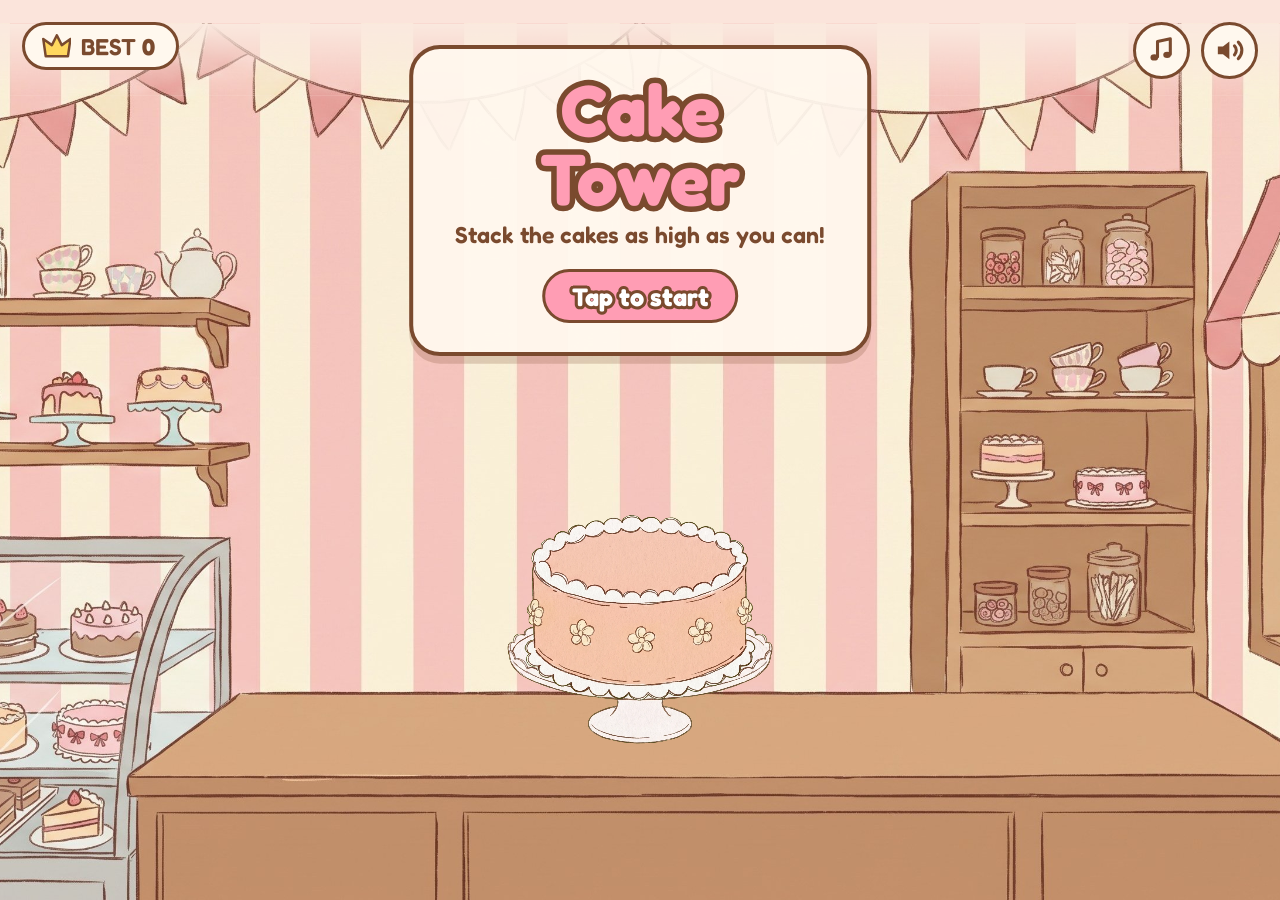
<file: index.html>
<!doctype html>
<html lang="en">
<head>
<meta charset="utf-8">
<meta name="viewport" content="width=device-width, initial-scale=1, maximum-scale=1, user-scalable=no, viewport-fit=cover">
<title>Cake Tower</title>
<link rel="icon" href="data:image/svg+xml,<svg xmlns='http://www.w3.org/2000/svg' viewBox='0 0 100 100'><text y='.9em' font-size='90'>🍰</text></svg>">
<link rel="stylesheet" href="assets/fonts/fredoka.css">
<style>
  :root { --ink: #7a4a2e; --cream: #fff8ee; --pink: #ff9db4; }
  html { font-size: clamp(12px, min(3.2vw, 3.2vh), 22px); }
  html, body { margin: 0; height: 100%; overflow: hidden; background: #fbe9df; touch-action: none;
    user-select: none; -webkit-user-select: none; -webkit-tap-highlight-color: transparent; }
  [hidden] { display: none !important; }
  #game { position: fixed; inset: 0; }
  #photoback { position: fixed; inset: 0; pointer-events: none;   /* the shop's wallpaper, softer, around the game-over photo */
    background: repeating-linear-gradient(90deg, #f8d9d3 0 2.1rem, #fdf2e8 2.1rem 4.2rem); }
  #photoframe { position: fixed; pointer-events: none; box-sizing: content-box; border: .55rem solid #fff8ee; border-radius: 1rem;
    transform: translate(-.55rem, -.55rem); box-shadow: 0 0 0 .14rem var(--ink), 0 .5rem 1.1rem rgba(122, 74, 46, .3); }
  #photoframe::before { content: ""; position: absolute; left: 50%; top: -1.35rem; width: 5.4rem; height: 1.6rem; border-radius: .2rem;
    transform: translateX(-50%) rotate(-3deg); background: rgba(255, 157, 180, .82)
    repeating-linear-gradient(45deg, rgba(255, 255, 255, .32) 0 .35rem, transparent .35rem .7rem); }
  #hud { position: fixed; inset: 0; pointer-events: none; font-family: "Fredoka", sans-serif; color: var(--ink); }
  .stroke { color: #fff; paint-order: stroke fill; -webkit-text-stroke: var(--sw) var(--ink); }

  #best { position: absolute; left: 1rem; top: calc(1rem + env(safe-area-inset-top)); display: flex; align-items: center; gap: .45rem;
    padding: .35rem .95rem .35rem .75rem; background: var(--cream); border: .18rem solid var(--ink); border-radius: 999px; font-size: 1.05rem; font-weight: 600; }
  #best svg { width: 1.35rem; fill: #ffd75e; stroke: var(--ink); stroke-width: 2; stroke-linejoin: round; }
  #score { position: absolute; left: 0; right: 0; top: calc(.1rem + env(safe-area-inset-top)); text-align: center; font-size: 3.8rem; font-weight: 700; --sw: .55rem; }
  #controls { position: absolute; right: 1rem; top: calc(1rem + env(safe-area-inset-top)); display: flex; gap: .5rem; }
  .round { position: relative; width: 2.6rem; height: 2.6rem; padding: 0; pointer-events: auto; cursor: pointer;
    background: var(--cream); border: .18rem solid var(--ink); border-radius: 50%; }
  .round svg { position: absolute; left: 20%; top: 20%; width: 60%; height: 60%; fill: none; stroke: var(--ink); stroke-width: 2.4; stroke-linecap: round; stroke-linejoin: round; }
  .round svg .fill { fill: var(--ink); stroke: none; }
  .round.off svg { opacity: .35; }
  .round.off::after { content: ""; position: absolute; left: 16%; right: 16%; top: calc(50% - .09rem); height: .18rem; border-radius: .1rem; background: var(--ink); transform: rotate(-45deg); }
  #pause i { position: absolute; top: 28%; width: 16%; height: 44%; border-radius: .15rem; background: var(--ink); }
  #pause i:first-child { left: 29%; } #pause i:last-child { left: 55%; }

  .card { position: absolute; left: 50%; top: 18%; transform: translateX(-50%); min-width: 12rem; padding: 1.2rem 1.9rem 1.3rem; text-align: center;
    background: rgba(255, 248, 238, .94); border: .2rem solid var(--ink); border-radius: 1.4rem; box-shadow: 0 .35rem 0 rgba(122, 74, 46, .22); }
  @media (orientation: landscape) { .card { top: 5%; } }
  .card h1 { margin: 0 0 .35rem; font-size: 3.3rem; line-height: .95; font-weight: 700; color: var(--pink); --sw: .5rem; }
  .card h2 { margin: 0 0 .3rem; font-size: 2.4rem; font-weight: 700; color: var(--pink); --sw: .4rem; }
  .card p { margin: .2rem 0; font-size: 1.05rem; font-weight: 600; }
  .card .big { font-size: 1.5rem; }
  .cta { display: inline-block; margin-top: .75rem; padding: .4rem 1.2rem; background: var(--pink); border: .18rem solid var(--ink); border-radius: 999px;
    font-size: 1.15rem; font-weight: 700; --sw: .28rem; animation: bob 1.2s ease-in-out infinite; }
  @keyframes bob { 50% { transform: translateY(-.25rem); } }
  .cta.loading { animation: none; background: #f3c9d2; }

  #over { top: calc(4.2rem + env(safe-area-inset-top)); }
  @media (orientation: landscape) { #over { left: auto; right: 4%; top: 50%; transform: translateY(-50%); } }
  .chip { display: block; margin: .7rem auto 0; padding: .4rem 1.1rem; font: 600 1.05rem "Fredoka", sans-serif; color: var(--ink);
    background: #fff; border: .16rem solid var(--ink); border-radius: 999px; pointer-events: auto; cursor: pointer; }
  .chip:disabled { opacity: .7; cursor: default; }

  .banner { position: absolute; left: 50%; top: 26%; transform: translate(-50%, -50%); white-space: nowrap; text-align: center;
    font-size: 3.1rem; font-weight: 700; line-height: 1; color: var(--pink); --sw: .55rem; animation: banner 2.4s ease-out forwards; }
  .banner small { display: block; margin-bottom: .2rem; font-size: .42em; color: #fff; }
  @keyframes banner { 0% { opacity: 0; scale: .4; } 12% { opacity: 1; scale: 1.12; } 20% { scale: 1; } 80% { opacity: 1; margin-top: 0; } 100% { opacity: 0; margin-top: -1.5rem; } }
  .pop { position: absolute; transform: translate(-50%, -100%); white-space: nowrap; font-size: 1.7rem; font-weight: 700; --sw: .38rem; animation: pop .9s ease-out forwards; }
  @keyframes pop { 0% { opacity: 0; margin-top: .6rem; scale: .6; } 20% { opacity: 1; scale: 1.08; } 100% { opacity: 0; margin-top: -2.4rem; scale: 1; } }
</style>
</head>
<body>
<div id="game"></div>
<div id="photoback" hidden></div>
<div id="photoframe" hidden></div>
<div id="hud">
  <div id="best"><svg viewBox="0 0 24 20"><path d="M3 18 L1 4 L8 9 L12 1 L16 9 L23 4 L21 18 Z"/></svg><span>BEST <b id="best-n">0</b></span></div>
  <div id="score" class="stroke" hidden>0</div>
  <div id="controls">
    <button id="music" class="round" aria-label="Music"><svg viewBox="0 0 24 24"><path d="M9 17V5l10-2v12"/><ellipse class="fill" cx="6.5" cy="17.5" rx="3" ry="2.5"/><ellipse class="fill" cx="16.5" cy="15.5" rx="3" ry="2.5"/></svg></button>
    <button id="sound" class="round" aria-label="Sound"><svg viewBox="0 0 24 24"><path class="fill" d="M3 9h4l5-4v14l-5-4H3z"/><path d="M16 8.5a5 5 0 0 1 0 7M19 5.5a9 9 0 0 1 0 13"/></svg></button>
    <button id="pause" class="round" aria-label="Pause" hidden><i></i><i></i></button>
  </div>
  <section id="title" class="card">
    <h1 class="stroke">Cake<br>Tower</h1>
    <p>Stack the cakes as high as you can!</p>
    <div id="start-cta" class="cta stroke loading">Loading…</div>
  </section>
  <section id="over" class="card" hidden>
    <h2 class="stroke">Oops!</h2>
    <p class="big"><b id="over-n">0 cakes</b> tall</p>
    <p id="over-best">Best 0</p>
    <button id="photo" class="chip" type="button">Save photo</button>
    <div class="cta stroke">Tap to play again</div>
  </section>
  <section id="paused" class="card" hidden>
    <h2 class="stroke">Paused</h2>
    <div class="cta stroke">Tap to continue</div>
  </section>
</div>
<script src="lib/phaser.min.js"></script>
<script src="src/audio.js"></script>
<script src="src/game.js"></script>
</body>
</html>
</file>
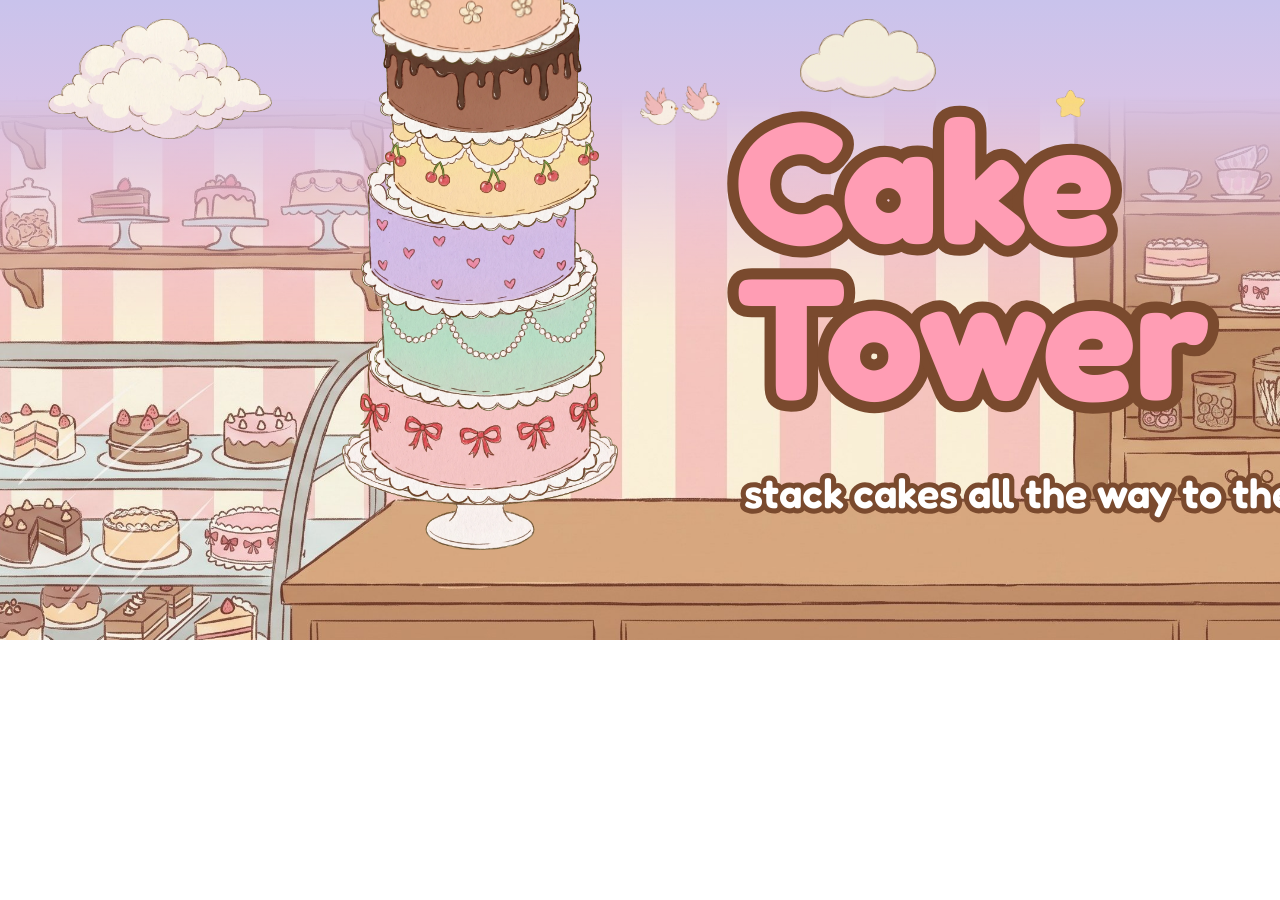
<file: tools/cover.html>
<!doctype html>
<html lang="en">
<head>
<meta charset="utf-8">
<title>Cake Tower cover</title>
<link rel="stylesheet" href="../assets/fonts/fredoka.css">
<style>
  :root { --ink: #7a4a2e; --pink: #ff9db4; }
  html, body { margin: 0; overflow: hidden; }
  #c { position: relative; overflow: hidden; font-family: "Fredoka", sans-serif;
    background: linear-gradient(180deg, #c9c3ec 0%, #ecc5e0 38%, #fad6cf 70%, #fbe9df 100%); }
  #c img { position: absolute; display: block; }
  .shop { left: 50%; transform: translateX(-50%); }
  .fade { position: absolute; left: 0; right: 0; }
  h1 { position: absolute; margin: 0; line-height: .9; font-weight: 700; color: var(--pink);
    paint-order: stroke fill; -webkit-text-stroke: var(--sw) var(--ink); text-shadow: 0 .06em 0 rgba(122, 74, 46, .25); }
  p { position: absolute; margin: 0; font-weight: 600; color: #fff; paint-order: stroke fill; -webkit-text-stroke: var(--sw2) var(--ink); }
</style>
</head>
<body>
<div id="c"></div>
<script>
// ?w=1600&h=640&layout=banner|cover
const q = new URLSearchParams(location.search);
const W = +q.get("w") || 1600, H = +q.get("h") || 640, cover = q.get("layout") === "cover", embed = q.get("layout") === "embed";
const c = document.getElementById("c");
Object.assign(c.style, { width: W + "px", height: H + "px" });
const A = "../assets/";
const add = (src, css) => { const i = new Image(); i.src = A + src; Object.assign(i.style, css); c.appendChild(i); return i; };

// the shop, as wide as the picture, its top fading into the sky
const shopW = W * (cover ? 1.06 : 1.02), shopH = shopW * 1536 / 2752;
const counterY = H * (cover ? 0.9 : 0.86), shopTop = counterY - shopH * 0.8;
const fadeFrom = cover ? 12 : 30, fadeTo = cover ? 42 : 56;   // % of the picture height
const shop = add("bg-landscape.jpg", { left: `${(W - shopW) / 2}px`, top: `${shopTop}px`, width: `${shopW}px`, height: `${shopH}px` });
shop.style.maskImage = shop.style.webkitMaskImage = `linear-gradient(to bottom, transparent ${fadeFrom}%, #000 ${fadeTo}%)`;

// sky decor
const deco = cover   // [sprite, x, y, width] as fractions of the canvas; all of it in the sky above the shop
  ? [["sky-cloud-big.webp", 0.6, 0.03, 0.24], ["sky-balloon.webp", 0.88, 0.02, 0.08], ["sky-star.webp", 0.13, 0.05, 0.05], ["sky-star.webp", 0.52, 0.2, 0.03]]
  : [["sky-cloud-big.webp", 0.03, 0.03, 0.14], ["sky-cloud-small.webp", 0.5, 0.03, 0.085], ["sky-balloon.webp", 0.925, 0.03, 0.045],
     ["sky-star.webp", 0.3, 0.06, 0.022], ["sky-star.webp", 0.66, 0.14, 0.018], ["sky-birds.webp", 0.4, 0.13, 0.05]];
for (const [src, x, y, w] of deco) add(src, { left: `${x * W}px`, top: `${y * H}px`, width: `${w * W}px` });

// a stand on the counter and a leaning, wobbly tower of cakes
const tierW = cover ? W * 0.3 : W * 0.15, tierH = tierW * 644 / 800;
const cx = embed ? W * 0.17 : W * 0.3;
const standW = tierW * 1.15, standH = standW * 465 / 919;
add("stand.webp", { left: `${cx - standW / 2}px`, top: `${counterY - standH}px`, width: `${standW}px`, zIndex: 1 });
let rim = counterY - standH + 0.28 * standH;                  // where the next tier's bottom rim sits
const flavors = ["pink", "mint", "lavender", "yellow", "chocolate", "peach", "blue", "vanilla", "pink", "mint", "lavender"];
const offsets = [0, 0.04, -0.03, 0.05, 0.01, -0.04, 0.03, -0.02, 0.04, -0.01, 0.02];
const n = cover ? 6 : 8;
for (let i = 0; i < n; i++) {
  const s = 1 - i * 0.035, w = tierW * s, h = w * 644 / 800;
  const top = rim - 0.712 * h;
  add(`tier-${flavors[i]}.webp`, { left: `${cx + offsets[i] * tierW - w / 2}px`, top: `${top}px`, width: `${w}px`, zIndex: 2 + i });
  rim = top + 0.232 * h;
}

// title
const h1 = document.createElement("h1");
h1.innerHTML = "Cake<br>Tower";
const p = document.createElement("p");
p.textContent = "stack cakes all the way to the moon";
if (embed) {
  h1.innerHTML = "Cake Tower";
  Object.assign(h1.style, { left: 0, right: 0, top: `${H * 0.1}px`, fontSize: `${H * 0.16}px`, textAlign: "center" });
  Object.assign(p.style, { left: 0, right: 0, top: `${H * 0.29}px`, fontSize: `${H * 0.045}px`, textAlign: "center" });
} else if (cover) {
  Object.assign(h1.style, { right: `${W * 0.06}px`, top: `${H * 0.52}px`, fontSize: `${H * 0.2}px`, textAlign: "right", "--sw": `${H * 0.03}px` });
  Object.assign(p.style, { right: `${W * 0.06}px`, top: `${H * 0.9}px`, fontSize: `${H * 0.05}px`, "--sw2": `${H * 0.014}px` });
  p.textContent = "stack cakes to the moon";
} else {
  Object.assign(h1.style, { left: `${W * 0.46}px`, top: `${H * 0.16}px`, fontSize: `${H * 0.27}px`, "--sw": `${H * 0.035}px` });
  Object.assign(p.style, { left: `${W * 0.465}px`, top: `${H * 0.73}px`, fontSize: `${H * 0.065}px`, "--sw2": `${H * 0.016}px` });
}
h1.style.setProperty("--sw", h1.style["--sw"] || `${H * 0.03}px`);
c.appendChild(h1);
c.appendChild(p);
for (const el of [h1, p]) for (const k of ["--sw", "--sw2"]) { const v = (cover || embed ? { "--sw": H * 0.028, "--sw2": H * 0.012 } : { "--sw": H * 0.035, "--sw2": H * 0.016 })[k]; el.style.setProperty(k, `${v}px`); }
</script>
</body>
</html>
</file>
<file: assets/fonts/fredoka.css>
@font-face{font-family:"Fredoka";font-weight:600;font-display:block;src:url([data-uri]) format("woff2")}
@font-face{font-family:"Fredoka";font-weight:700;font-display:block;src:url([data-uri]) format("woff2")}
</file>
